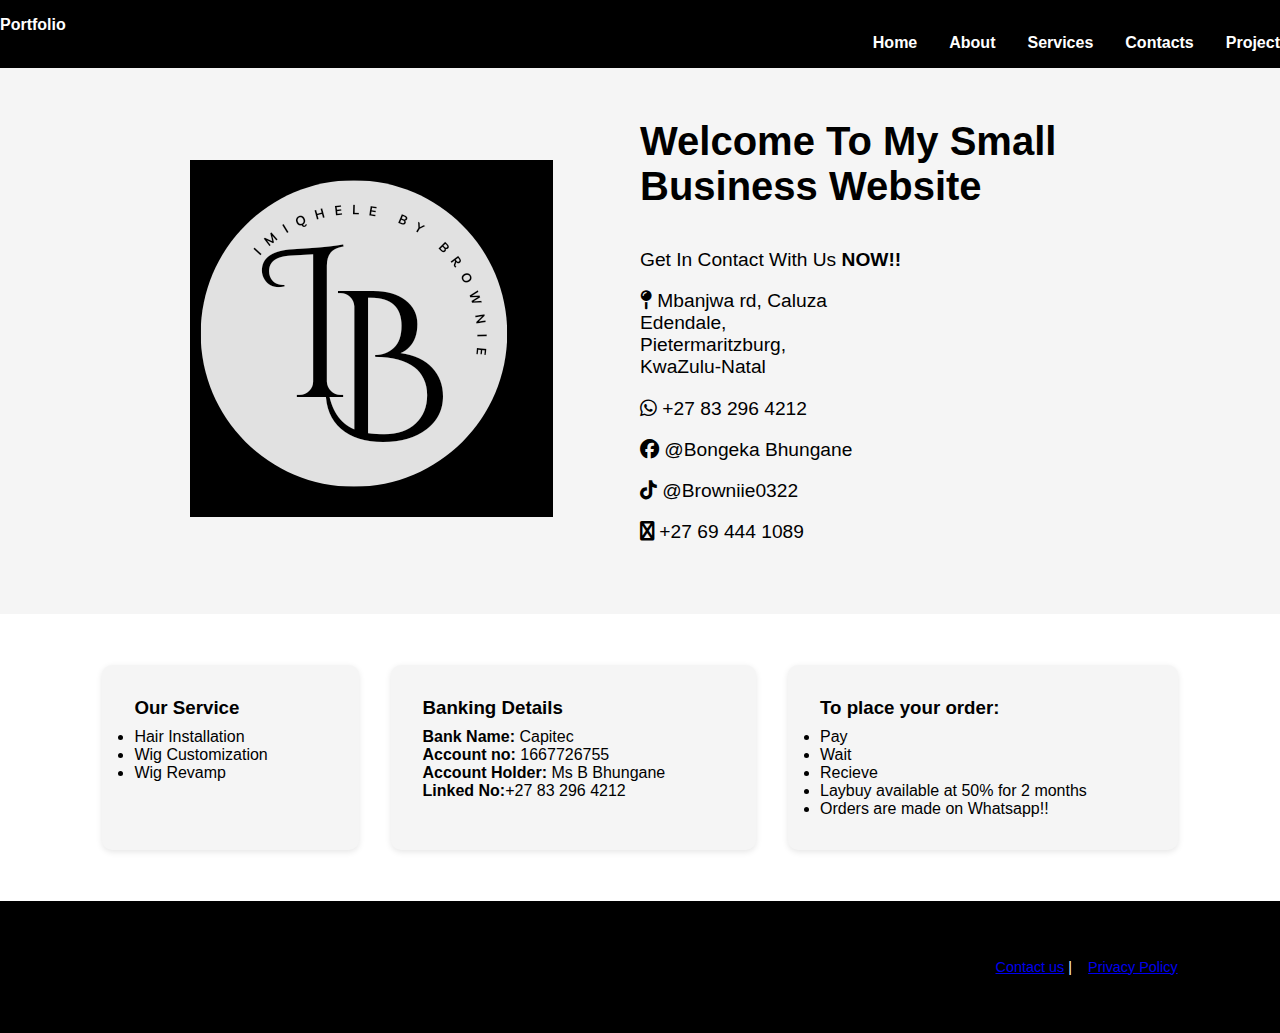
<file: index.html>
<!DOCTYPE html>
<html lang="en">
<head>
    <meta charset="UTF-8">
    <meta name="viewport" content="width=device-width, initial-scale=1.0">
    <link rel="stylesheet" href="style.css">
    <title>Task 3.10</title>
    <link rel="stylesheet" href="https://cdnjs.cloudflare.com/ajax/libs/font-awesome/6.4.0/css/all.min.css">
</head>
<body>
   <nav class="top-bar">
    <div class="logo">Portfolio</div>
        <ul class="nav-links">
            <li><a href="index.html">Home</a></li>
            <li><a href="#About">About</a></li>
            <li><a href="#Services">Services</a></li>
            <li><a href="contactus.html">Contacts</a></li>
            <li><a href="projects.html">Project</a></li>
        </ul>
   </nav>

<main id="root">
   <section class="hero">
   <div class="hero-image">
    <img src="media/logo.png" alt="business-logo">
   </div>
    <div class="hero-text">
        <h2>Welcome To My Small Business Website</h2>
        <p>Get In Contact With Us <strong>NOW!!</strong></p>
        <p><i class="fas fa-map-pin"></i> Mbanjwa rd, Caluza<br>
          Edendale,<br>
          Pietermaritzburg,<br>
          KwaZulu-Natal  
        </p>
        <p><i class="fab fa-whatsapp"></i> +27 83 296 4212</p>
        <p><i class="fab fa-facebook"></i> @Bongeka Bhungane</p>
        <p><i class="fab fa-tiktok"></i> @Browniie0322</p>
        <p><i class="fab fa-phone"></i> +27 69 444 1089</p>
    </div>
   </section>

   <section class="columns">
    <div class="column">
        <h3>Our Service</h3>
        <ul>
            <li>Hair Installation</li>
            <li>Wig Customization</li>
            <li>Wig Revamp</li>
        </ul>
    </div>
    <div class="column">
        <h3>Banking Details</h3>
        <p><strong>Bank Name: </strong>Capitec<br>
        <strong>Account no: </strong>1667726755<br>
        <strong>Account Holder: </strong>Ms B Bhungane<br>
        <strong>Linked No:</strong>+27 83 296 4212<br>
        <strong></strong>
        </p>
    </div>
    <div class="column">
        <h3>To place your order:</h3>
        <ul>
            <li>Pay</li>
            <li>Wait</li>
            <li>Recieve</li>
            <li>Laybuy available at 50% for 2 months</li>
            <li>Orders are made on Whatsapp!!</li>
        </ul>
    </div>
   </section>
</main>

    <footer class="footer">
    <div class="footer-text"></div>
    <div class="footer-text">
        <p><a href="contactus.html">Contact us</a> | </p>
    </div>
    <div class="footer-text">
        <p><a href="privacypolicy.html">Privacy Policy</a></p>
    </div>
    </footer>
</body>
</html>
</file>
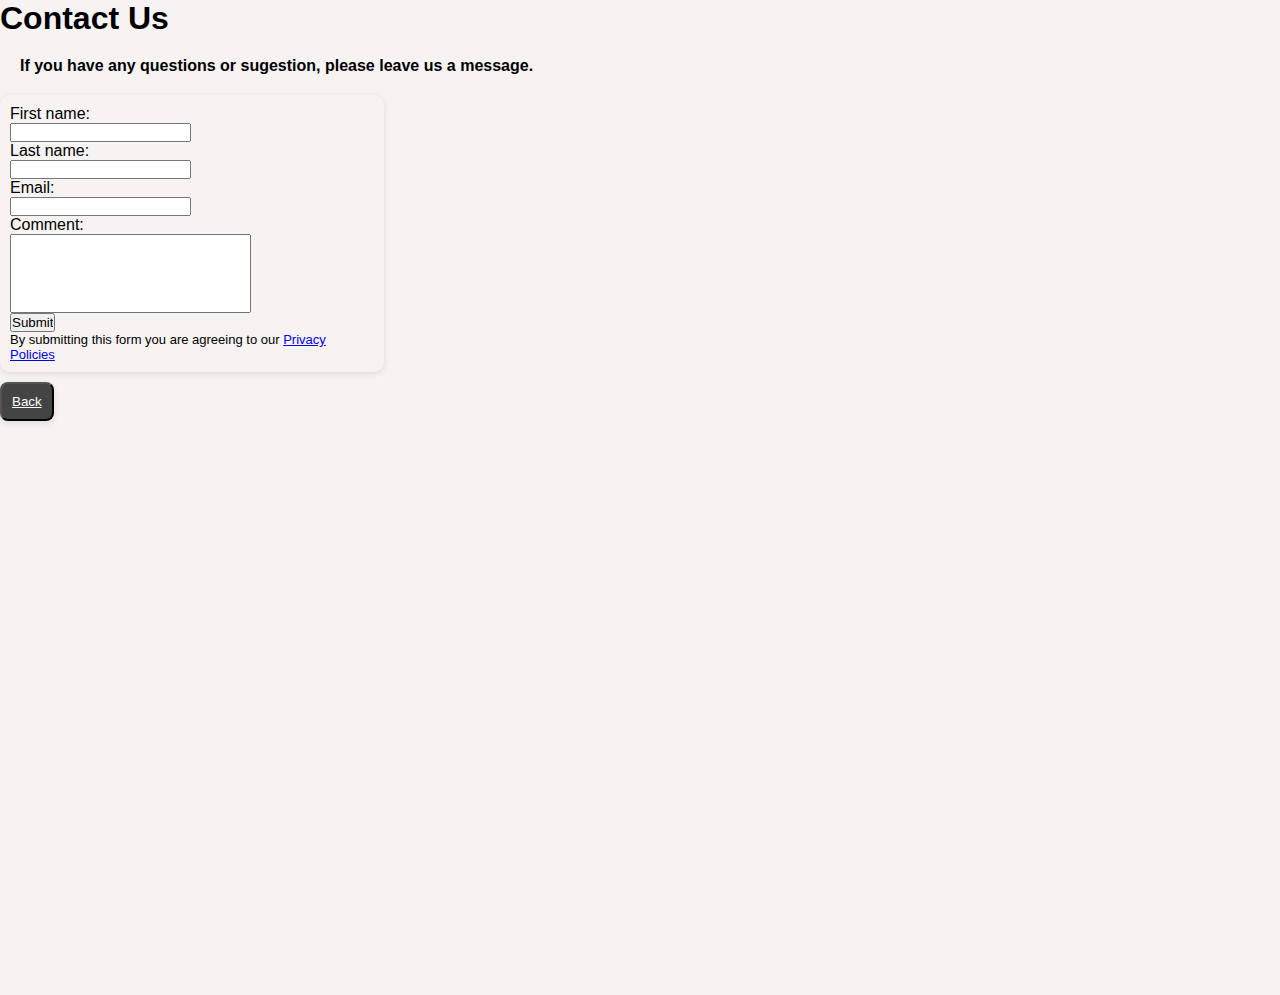
<file: contactus.html>
<!DOCTYPE html>
<html lang="en">
<head>
    <meta charset="UTF-8">
    <meta name="viewport" content="width=device-width, initial-scale=1.0">
    <title>Document</title>
    <link rel="stylesheet" href="contactus.css">
</head>
<body style="background-color: rgb(247, 243, 243);">

    <h1>Contact Us</h1>
<header>
  <h4>If you have any questions or sugestion, please leave us a message.</h4>
</header>   
 
<main>
<form action="https://formspree.io/unblock/21932848@dut4life.ac.za" method="post" class="form"> 
  <label for="fname">First name:</label><br>
  <input type="text" id="fname" name="fname"><br>
  <label for="lname">Last name:</label><br>
  <input type="text" id="lname" name="lname"><br>
  <label for="fname">Email:</label><br>
  <input type="email" id="email" name="email" required><br>
  <label for="fname">Comment:</label><br>
  <input type="text" id="comment" name="comment"><br>
  <input type="submit" value="Submit" required>
  <p>By submitting this form you are agreeing to our <a href="privacypolicy.html">Privacy Policies</a.></p>
</form>

<button><a href="index.html">Back</a></button>
</main>

</body>
</html>
</file>
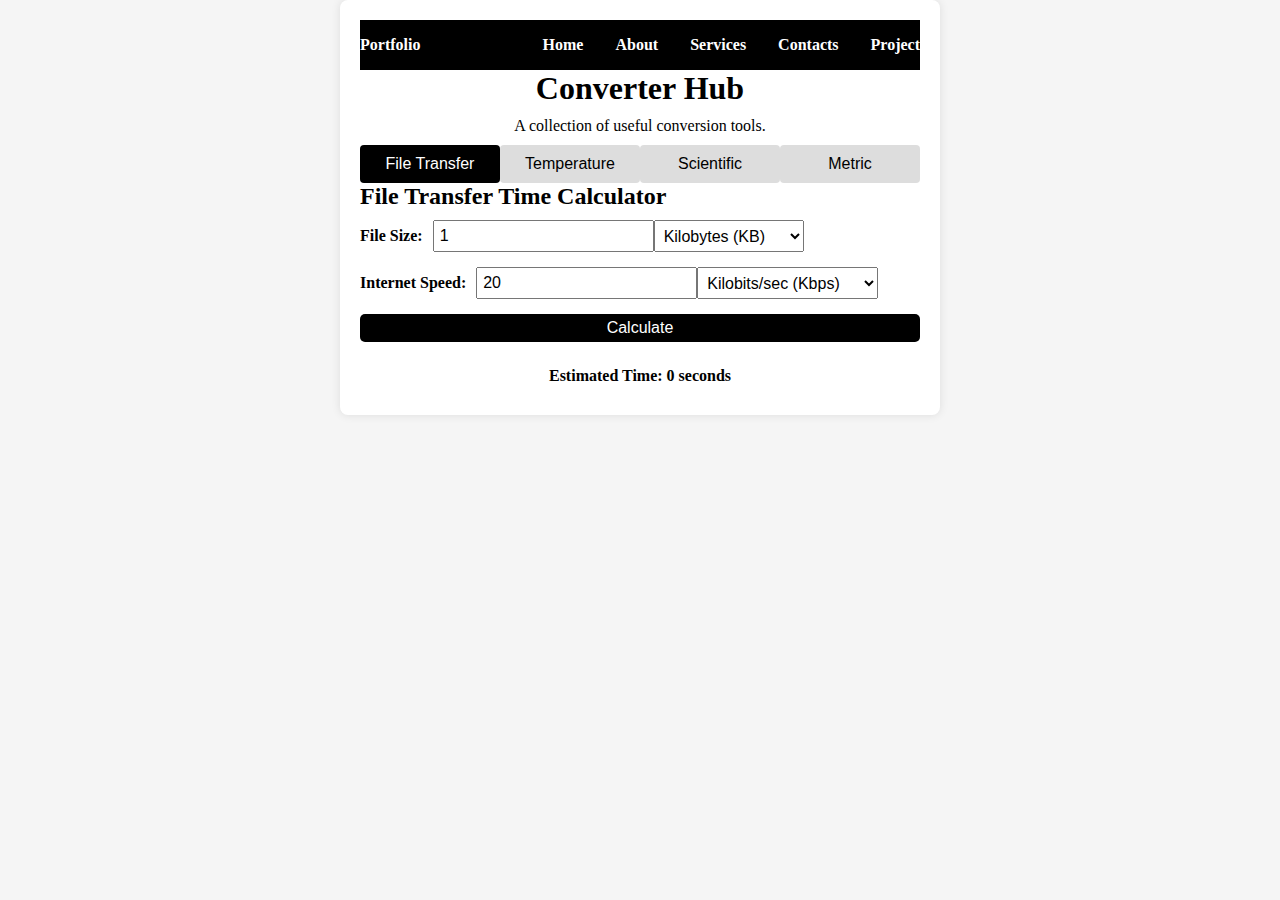
<file: converter.html>
<!DOCTYPE html>
<html lang="en">
<head>
  <meta charset="UTF-8" />
  <meta name="viewport" content="width=device-width, initial-scale=1.0"/>
  <title>Converter Hub</title>
  <link rel="stylesheet" href="convertor.css">
</head>
<body>
  <main class="container">
    <header>
      <nav class="top-bar">
    <div class="logo">Portfolio</div>
    <ul class="nav-links">
        <li><a href="index.html">Home</a></li>
        <li><a href="#About">About</a></li>
        <li><a href="#Services">Services</a></li>
        <li><a href="contactus.html">Contacts</a></li>
        <li><a href="converter.html">Project</a></li>
    </ul>
   </nav>
   
      <h1>Converter Hub</h1>
      <p>A collection of useful conversion tools.</p>
    </header>
    <nav>
      <button class="tab active" data-tab="file-transfer">File Transfer</button>
      <button class="tab" data-tab="temperature">Temperature</button>
      <button class="tab" data-tab="scientific">Scientific</button>
      <button class="tab" data-tab="metric">Metric</button>
    </nav>
    <!-- File Transfer Tab -->
    <section id="file-transfer" class="tab-content active">
      <h2 style="margin-bottom: 10px;">File Transfer Time Calculator</h2>
      <form id="fileForm">
        <label>
          File Size:
          <div style="display: flex;">
          <input type="number" id="fileSize" value="1" />
          <select id="fileUnit">
            <option value="KB">Kilobytes (KB)</option>
            <option value="MB">Megabytes (MB)</option>
            <option value="GB">Gigabytes (GB)</option>
          </select>
          </div>
        </label>
        <label>
          Internet Speed:
          <div style="display: flex;">
          <input type="number" id="speed" value="20" />
          <select id="speedUnit">
            <option value="Kbps">Kilobits/sec (Kbps)</option>
            <option value="Mbps">Megabits/sec (Mbps)</option>
            <option value="Gbps">Gigabits/sec (Gbps)</option>
          </select>
          </div>
        </label>
        <button type="button" onclick="calculateTransferTime()" style="width: 100%;">Calculate</button>
        <div class="result">
          <p>Estimated Time: <span id="transfer-time">0 seconds</span></p>
        </div>
      </form>
    </section>
    <!-- The Temperature Tab -->
    <section id="temperature" class="tab-content">
      <h2>Temperature Converter</h2>
      <form id="tempForm">
        <label>
          Temperature:
          <input type="number" id="tempInput" value="0" />
          <select id="tempFrom">
            <option value="C">Celsius</option>
            <option value="F">Fahrenheit</option>
            <option value="K">Kelvin</option>
          </select>
          to
          <select id="tempTo">
            <option value="C">Celsius</option>
            <option value="F">Fahrenheit</option>
            <option value="K">Kelvin</option>
          </select>
        </label>
        <button type="button" onclick="convertTemperature()" style="width: 100%;">Convert</button>
        <div class="result">
          <p>Result: <span id="temp-result">0</span></p>
        </div>
      </form>
    </section>
    <!-- Scientific Tab -->
    <section id="scientific" class="tab-content">
      <h2>Scientific Notation Converter</h2>
      <form>
        <label>
          Number:
          <input type="number" id="sciInput" />
        </label>
        <button type="button" onclick="convertScientific()" style="width: 100%;">Convert</button>
        <div class="result">
          <p>Scientific Notation: <span id="sci-result">0</span></p>
        </div>
      </form>
    </section>
    <!-- Metric Tab -->
    <section id="metric" class="tab-content">
      <h2>Metric Unit Converter</h2>
      <form>
        <label>
          Value:
          <input type="number" id="metricInput" />
          <select id="metricFrom">
            <option value="m">Meters</option>
            <option value="km">Kilometers</option>
            <option value="g">Grams</option>
            <option value="kg">Kilograms</option>
          </select>
          to
          <select id="metricTo">
            <option value="m">Meters</option>
            <option value="km">Kilometers</option>
            <option value="g">Grams</option>
            <option value="kg">Kilograms</option>
          </select>
        </label>
        <button type="button" onclick="convertMetric()" style="width: 100%;">Convert</button>
        <div class="result">
          <p>Converted Value: <span id="metric-result">0</span></p>
        </div>
      </form>
    </section>
  </main>
  <script src="convertor.js"></script>
</body>
</html>
</file>
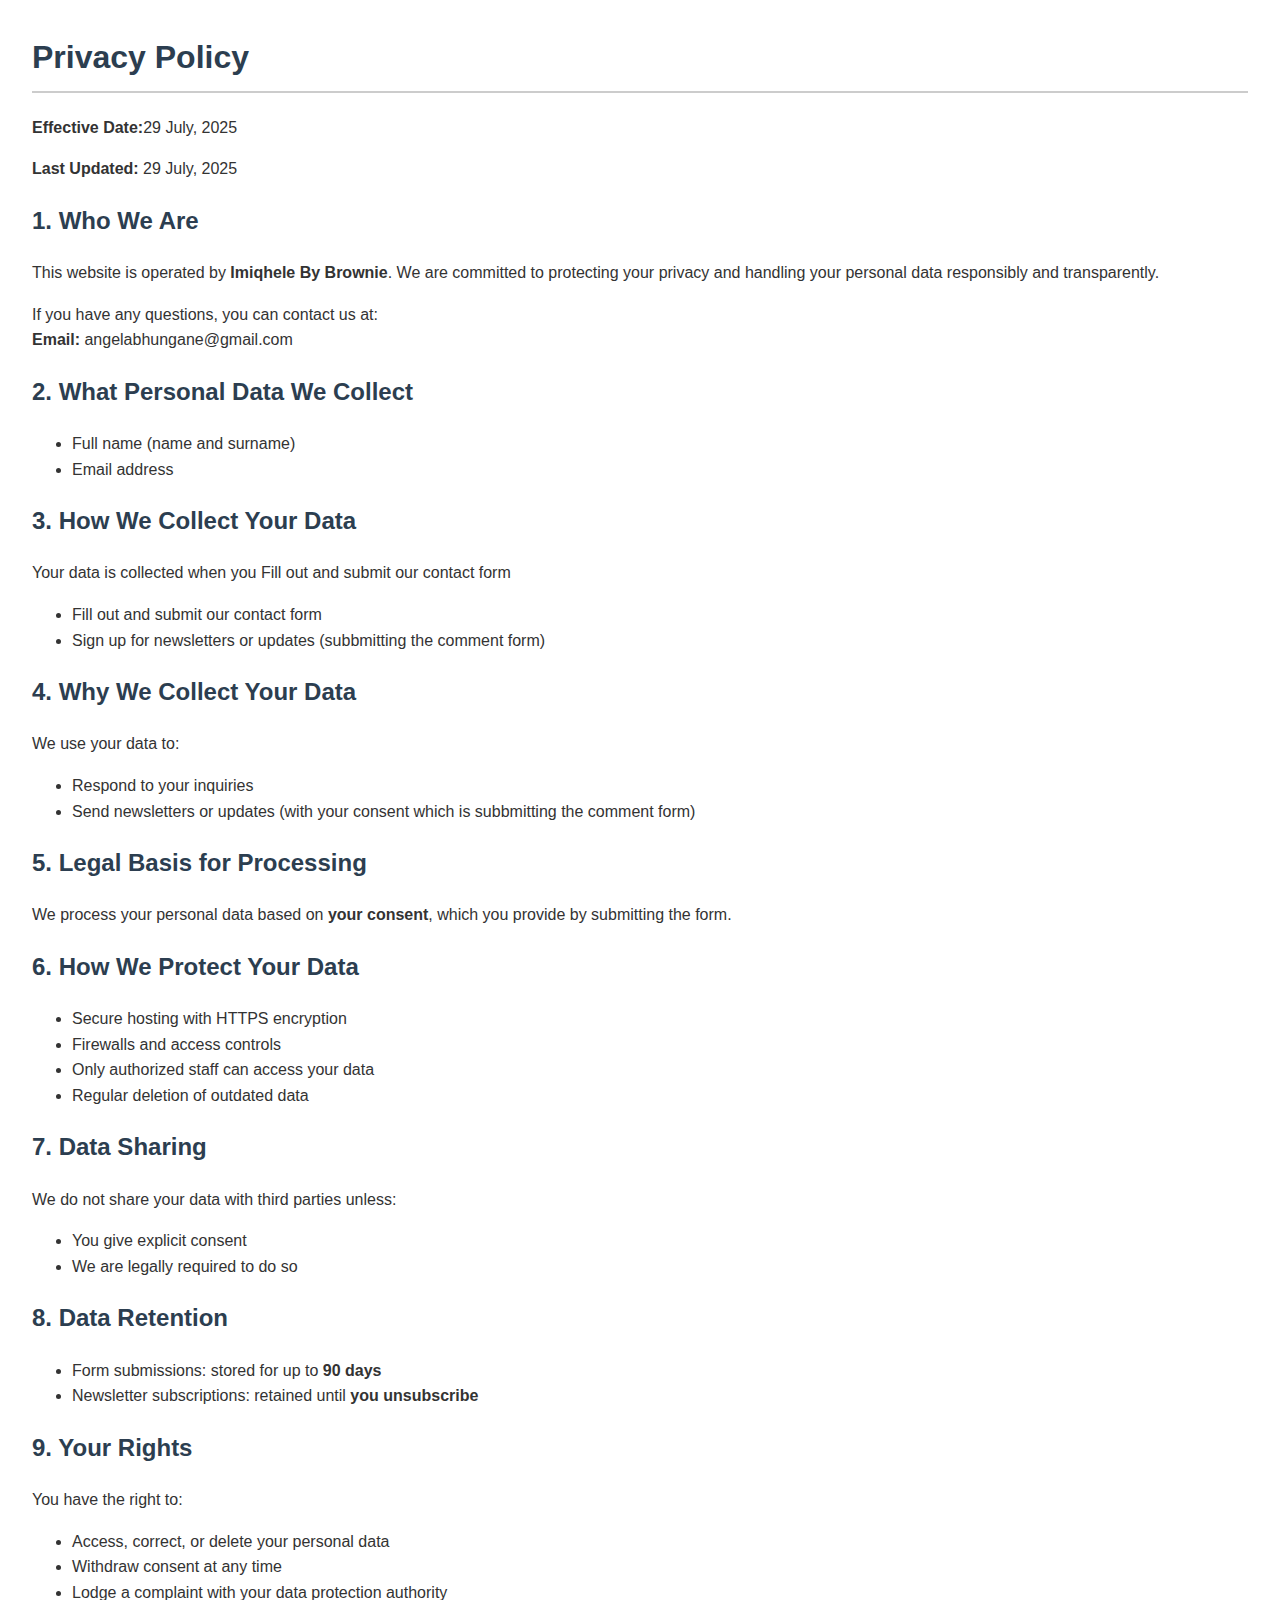
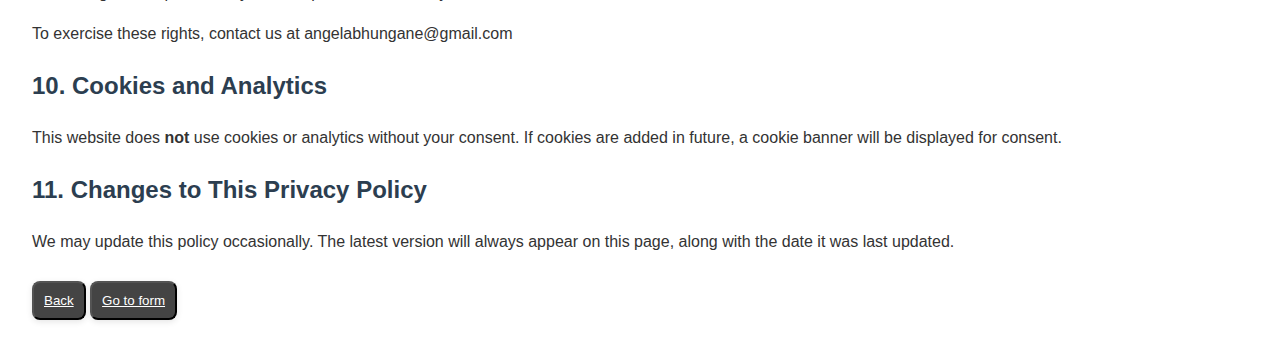
<file: privacypolicy.html>
<!DOCTYPE html>
<html lang="en">
<head>
  <meta charset="UTF-8" />
  <meta name="viewport" content="width=device-width, initial-scale=1.0" />
  <title>Privacy Policy</title>
  <link rel="stylesheet" href="privacypolicy.css">
</head>
<body>
<main>
  <h1>Privacy Policy</h1>
  <p><strong>Effective Date:</strong>29 July, 2025</p>
  <p><strong>Last Updated:</strong> 29 July, 2025</p>

  <h2>1. Who We Are</h2>
  <p>This website is operated by <strong>Imiqhele By Brownie</strong>. We are committed to protecting your privacy and handling your personal data responsibly and transparently.</p>
  <p>If you have any questions, you can contact us at: <br>
    <strong>Email:</strong> angelabhungane@gmail.com 
  </p>

  <h2>2. What Personal Data We Collect</h2>
  <ul>
    <li>Full name (name and surname)</li>
    <li>Email address</li>
  </ul>

  <h2>3. How We Collect Your Data</h2>
  <p>Your data is collected when you Fill out and submit our contact form</p>
  <ul>
    <li>Fill out and submit our contact form</li>
    <li>Sign up for newsletters or updates (subbmitting the comment form)</li>
  </ul>

  <h2>4. Why We Collect Your Data</h2>
  <p>We use your data to:</p>
  <ul>
    <li>Respond to your inquiries</li>
    <li>Send newsletters or updates (with your consent which is subbmitting the comment form)</li>
  </ul>

  <h2>5. Legal Basis for Processing</h2>
  <p>We process your personal data based on <strong>your consent</strong>, which you provide by submitting the form.</p>

  <h2>6. How We Protect Your Data</h2>
  <ul>
    <li>Secure hosting with HTTPS encryption</li>
    <li>Firewalls and access controls</li>
    <li>Only authorized staff can access your data</li>
    <li>Regular deletion of outdated data</li>
  </ul>

  <h2>7. Data Sharing</h2>
  <p>We do not share your data with third parties unless:</p>
  <ul>
    <li>You give explicit consent</li>
    <li>We are legally required to do so</li>
  </ul>

  <h2>8. Data Retention</h2>
  <ul>
    <li>Form submissions: stored for up to <strong>90 days</strong></li>
    <li>Newsletter subscriptions: retained until <strong>you unsubscribe</strong></li>
  </ul>

  <h2>9. Your Rights</h2>
  <p>You have the right to:</p>
  <ul>
    <li>Access, correct, or delete your personal data</li>
    <li>Withdraw consent at any time</li>
    <li>Lodge a complaint with your data protection authority</li>
  </ul>
  <p>To exercise these rights, contact us at angelabhungane@gmail.com</p>

  <h2>10. Cookies and Analytics</h2>
  <p>This website does <strong>not</strong> use cookies or analytics without your consent. If cookies are added in future, a cookie banner will be displayed for consent.</p>

  <h2>11. Changes to This Privacy Policy</h2>
  <p>We may update this policy occasionally. The latest version will always appear on this page, along with the date it was last updated.</p>

  <button><a href="index.html">Back</a></button>

  <button><a href="contactus.html">Go to form</a></button>
</main>

</body>
</html>
</file>
<file: style.css>
*{
   margin: 0;
   padding: 0;
   box-sizing: border-box;
}

html {
    width: 100%;
    height: 100%;   
}

body {
    font-family: Arial, sans-serif;
    width: 100%;
    height: 100%;
}

.top-bar {
    background-color: black;
    padding: 1em 0;
}
 .logo {
    justify-content: left;
    color: white;
    font-weight: bold;
 }
.nav-links {
    display: flex;
    justify-content: right;
    list-style: none;
    gap: 2em;
    color: white;
}

.nav-links a {
    color: white;
    text-decoration: none;
    font-weight: bold;
    transition: color 0.3s;
}

.nav-links a:hover {
    color: #00bcd4;
}

.hero {
    display: flex;
    flex-wrap: wrap;
    align-items: center;
    justify-content: center;
    padding: 4% 8%;
    background-color: #f5f5f5;
}

.hero-text {
    flex: 1 1 400px;
}

.hero-text h2 {
    font-size: 2.5em;
    color: black;
    margin-bottom: 1em;
}

.hero-text p {
    font-size: 1.2em;
    margin-bottom: 1em;
}

.hero-image {
    flex: 1 1 400px;
    padding: 1em;
    text-align: center;
}

.hero-image img {
    max-width: 100%;
    height: auto;
    border: 8px;
}

.columns {
    display: grid;
    grid-template-columns: auto auto auto;
    gap: 2em;
    padding: 4% 8%;
    background-color: white;
    text-align: left;
}

.column {
    flex: 1 1 400px;
    background-color: #f5f5f5;
    padding: 2em;
    border-radius: 10px;
    box-shadow: 0 2px 6px rgba(0, 0, 0, 0.1);
}

.column h3 {
    margin-bottom: 0.5em;
}

.column p {
    font-size: 1em;
}

.footer {
    display: flex;
    flex-wrap: wrap;
    justify-content: right;
    padding: 3% 8%;
    background-color: black;
    color: white;
    gap: 1em;
}

.footer-text {
    margin: 1em 0;
}

.footer-text p {
    font-size: 0.9em;
    line-height: 1.6;
}

/* tablets */
@media (max-width: 1024px) {
    .hero-text h2 {
        font-size: 2em;
    }

    .hero-text p {
        font-size: 1.1em;
    }

    .columns {
        gap: 2em;
    }

    .footer {
        flex-direction: column;
        align-items: flex-start;
    }

    .footer-text {
        margin-bottom: 2em;
    }
}

/* small tablets */
@media (max-width: 768px) {
    .hero {
        flex-direction: column;
        text-align: left;
    }

    .hero-image, .hero-image {
        flex: 1 1 100%;
        padding: 1em 0;
    }

    .hero-text h2 {
        font-size: 1.8em;
    }

    .hero-text p {
        font-size: 1em;
    }

    .nav-links {
        flex-direction: column;
        gap: 1em;
    }

    .columns {
        grid-template-columns: 1fr 1fr;
    }
}

/* mobile phones */
@media (max-width: 480px) {

    .columns {
        grid-template-columns: 1fr;
        gap: 1em;
        padding: 6% 5%;
    }

    .hero-text h2 {
        font-size: 1.5em;
    }

    .hero-text p {
        font-size: 0.9em;
    }

    .nav-links {
        gap: 0.9em;
    }

    .footer {
        padding: 4% 5%;
    }

    .footer-text p {
        font-size: 0.9em;
    }
}

header {
    padding: 20px;
}

.form {
    border-radius: 10px;
    box-shadow: 0 2px 6px rgba(0, 0, 0, 0.1);
    text-align: left;
    width: 30%;
    padding: 10px;
}

form p {
    font-size: small;
}
#comment {
    padding: 30px;
}

button {
    background-color: #444;
    color: white;
    padding: 10px;
    border-radius: 8px;
    box-shadow: 0 2px 6px rgba(0, 0, 0, 0.1);
    margin-top: 10px;
}

button a {
    color: white;
}
</file>
<file: contactus.css>
*{
   margin: 0;
   padding: 0;
   box-sizing: border-box;
}

html {
    width: 100%;
    height: 100%;   
}

body {
    font-family: Arial, sans-serif;
    width: 100%;
    height: 100%;
}

main {
    height: 100vh;
}
header {
    padding: 20px;
}

.form {
    border-radius: 10px;
    box-shadow: 0 2px 6px rgba(0, 0, 0, 0.1);
    text-align: left;
    width: 30%;
    padding: 10px;
}

form p {
    font-size: small;
}
#comment {
    padding: 30px;
}

button {
    background-color: #444;
    color: white;
    padding: 10px;
    border-radius: 8px;
    box-shadow: 0 2px 6px rgba(0, 0, 0, 0.1);
    margin-top: 10px;
}

button a {
    color: white;
}
</file>
<file: convertor.css>
* {
  margin: 0;
  padding: 0;
  box-sizing: border-box;
}

body {
  font-family: Georgia, 'Times New Roman', Times, serif;
  background-color: #f5f5f5;
}

.container {
  max-width: 600px;
  margin: auto;
  background: #fff;
  padding: 20px;
  border-radius: 8px;
  box-shadow: 0 0 10px rgba(0,0,0,0.1);
}

.top-bar {
    background-color: black;
    padding: 1em 0;
    height: 10%;
}
 .logo {
    justify-content: left;
    color: white;
    font-weight: bold;
 }
.nav-links {
    display: flex;
    justify-content: right;
    list-style: none;
    gap: 2em;
    color: white;
}

.nav-links a {
    color: white;
    text-decoration: none;
    font-weight: bold;
    transition: color 0.3s;
}

h1, p {
  text-align: center;
  margin-bottom: 10px;
}

nav {
  display: flex;
  justify-content: space-between;
}

.tab {
  flex: 1;
  padding: 10px;
  border: none;
  background: #ddd;
  cursor: pointer;
  border-radius: 4px;
}

.tab.active {
  background: black;
  color: white;
}

.tab-content {
  display: none;
}

.tab-content.active {
  display: block;
}

form {
  display: flex;
  flex-direction: column;
  gap: 15px;
}

form label {
  display: flex;
  flex-wrap: wrap;
  gap: 10px;
  align-items: center;
  font-weight: bold;
}

input, select, button {
  font-size: 1rem;
  padding: 5px;
  min-width: 100px;
}

button[type="button"] {
  background-color: black;
  color: white;
  border: none;
  border-radius: 5px;
  cursor: pointer;
  width: fit-content;
}

.result p {
  font-weight: bold;
  margin-top: 10px;
}
</file>
<file: privacypolicy.css>
body {
    font-family: Arial, sans-serif;
    margin: 2rem;
    line-height: 1.6;
    color: #333;
    }
h1, h2 {
    color: #2c3e50;
    }
h1 {
    border-bottom: 2px solid #ccc;
    padding-bottom: 0.5rem;
    }

button {
    background-color: #444;
    color: white;
    padding: 10px;
    border-radius: 8px;
    box-shadow: 0 2px 6px rgba(0, 0, 0, 0.1);
    margin-top: 10px;
}

button a {
    color: white;
}
</file>
